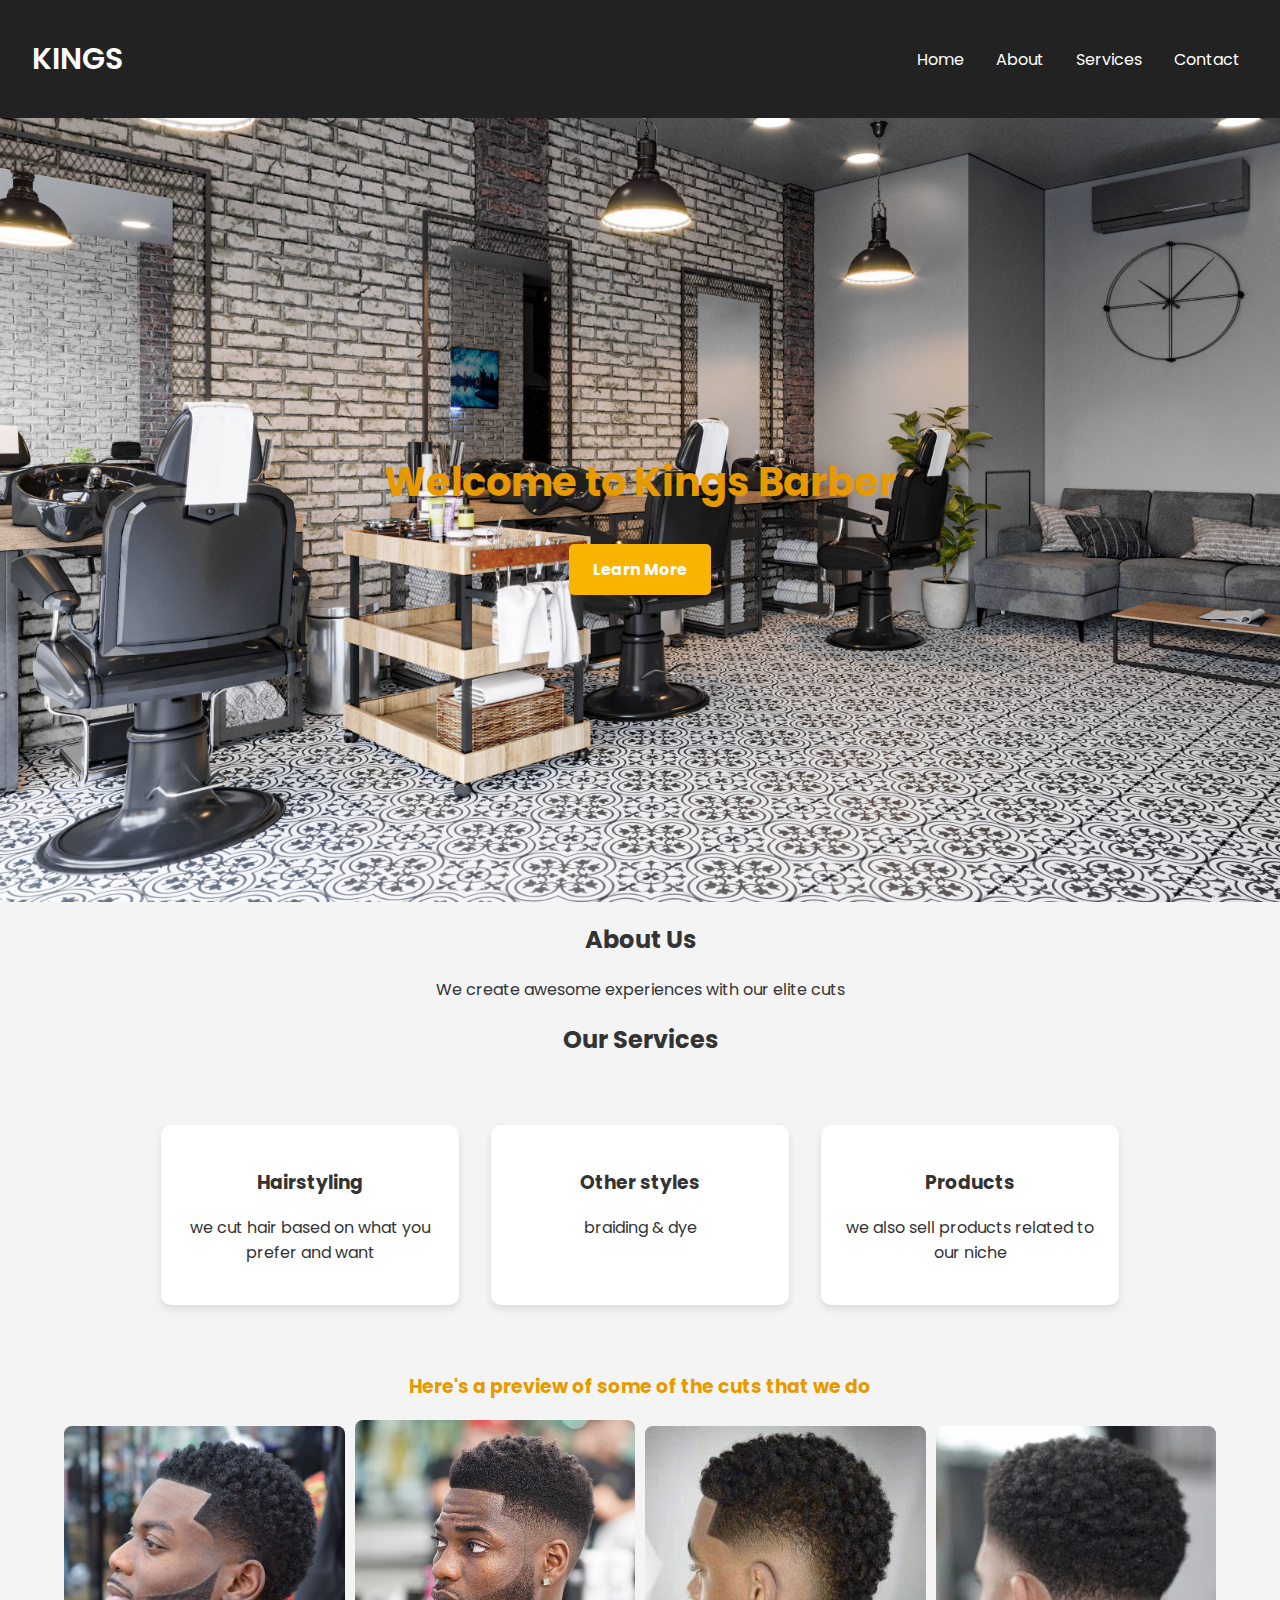
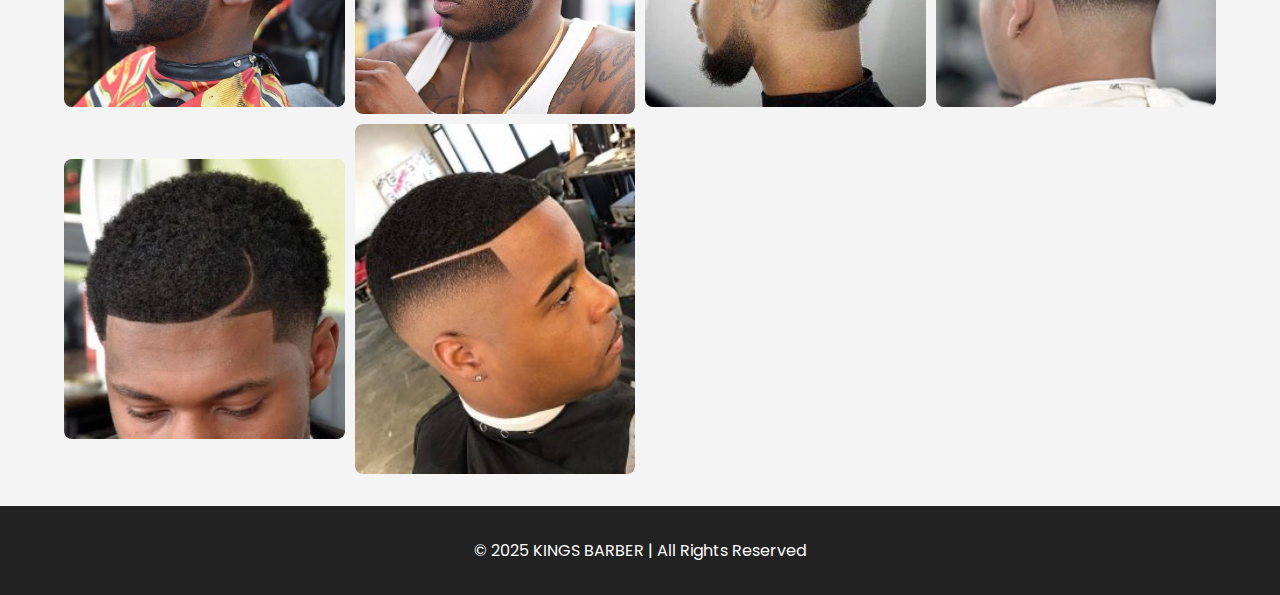
<file: index.html>
<!DOCTYPE html>
<html lang="en">
<head>
    <meta charset="UTF-8">
    <meta name="viewport" content="width=device-width, initial-scale=1.0">
    <title>KINGS BARBER</title>
    <link rel="stylesheet" href="chat.css">
    <link href="https://fonts.googleapis.com/css2?family=Poppins:wght@300;400;600&display=swap" rel="stylesheet">
</head>
<body>
    <header>
        <nav>
            <h1 class="logo">KINGS</h1>
            <ul class="nav-links">
                <li><a href="#home">Home</a></li>
                <li><a href="#about">About</a></li>
                <li><a href="#services">Services</a></li>
                <li><a href="#contact">Contact</a></li>
            </ul>
        </nav>
    </header>
    <section id="home" class="hero">
        <h1>Welcome to Kings Barber</h1>
       
        <a href="#about" class="btn">Learn More</a>
    </section>
    <section id="about">
        <h2>About Us</h2>
        <p>We create awesome experiences with our elite cuts</p>
    </section>
    <section id="services">
        <h2>Our Services</h2>
        <div class="service-container">
            <div class="service">
                <h3>Hairstyling</h3>
                <p>we cut hair based on what you prefer and want</p>
            </div>
            <div class="service">
                <h3>Other styles</h3>
                <p>braiding & dye</p>
            </div>
            <div class="service">
                <h3>Products</h3>
                <p>we also sell products related to our niche</p>
                
            </div>
        </div>
        <div class="cuts-preview"><h3>Here's a preview of some of the cuts that we do</h3></div>
        <div class="image-container">
            
          <img src="4cafbb2531b4d87f897e542f27de533f.jpg" alt="picture">
          <img src="e105c7b3a48816e0d653f28d05b98ba6.jpg" alt="picture1">
          <img src="barberinco.jpeg" alt="picture2">
          <img src="Afro-with-Low-Fade-300x300.webp" alt="picture3">
          <img src="Afro-Fade-with-Part-320x320.webp" alt="picture4">
          <img src="short-hairstyles-for-black-men-17-240x300.jpg" alt="picture5">
        </div>
    </section>
    <footer>
        <div class="contact" id="contact"><p>
           
        </p></div>
        <p>&copy; 2025 KINGS BARBER | All Rights Reserved</p>
    </footer>
    <script src="chat.js"></script>
</body>
</html>
</file>
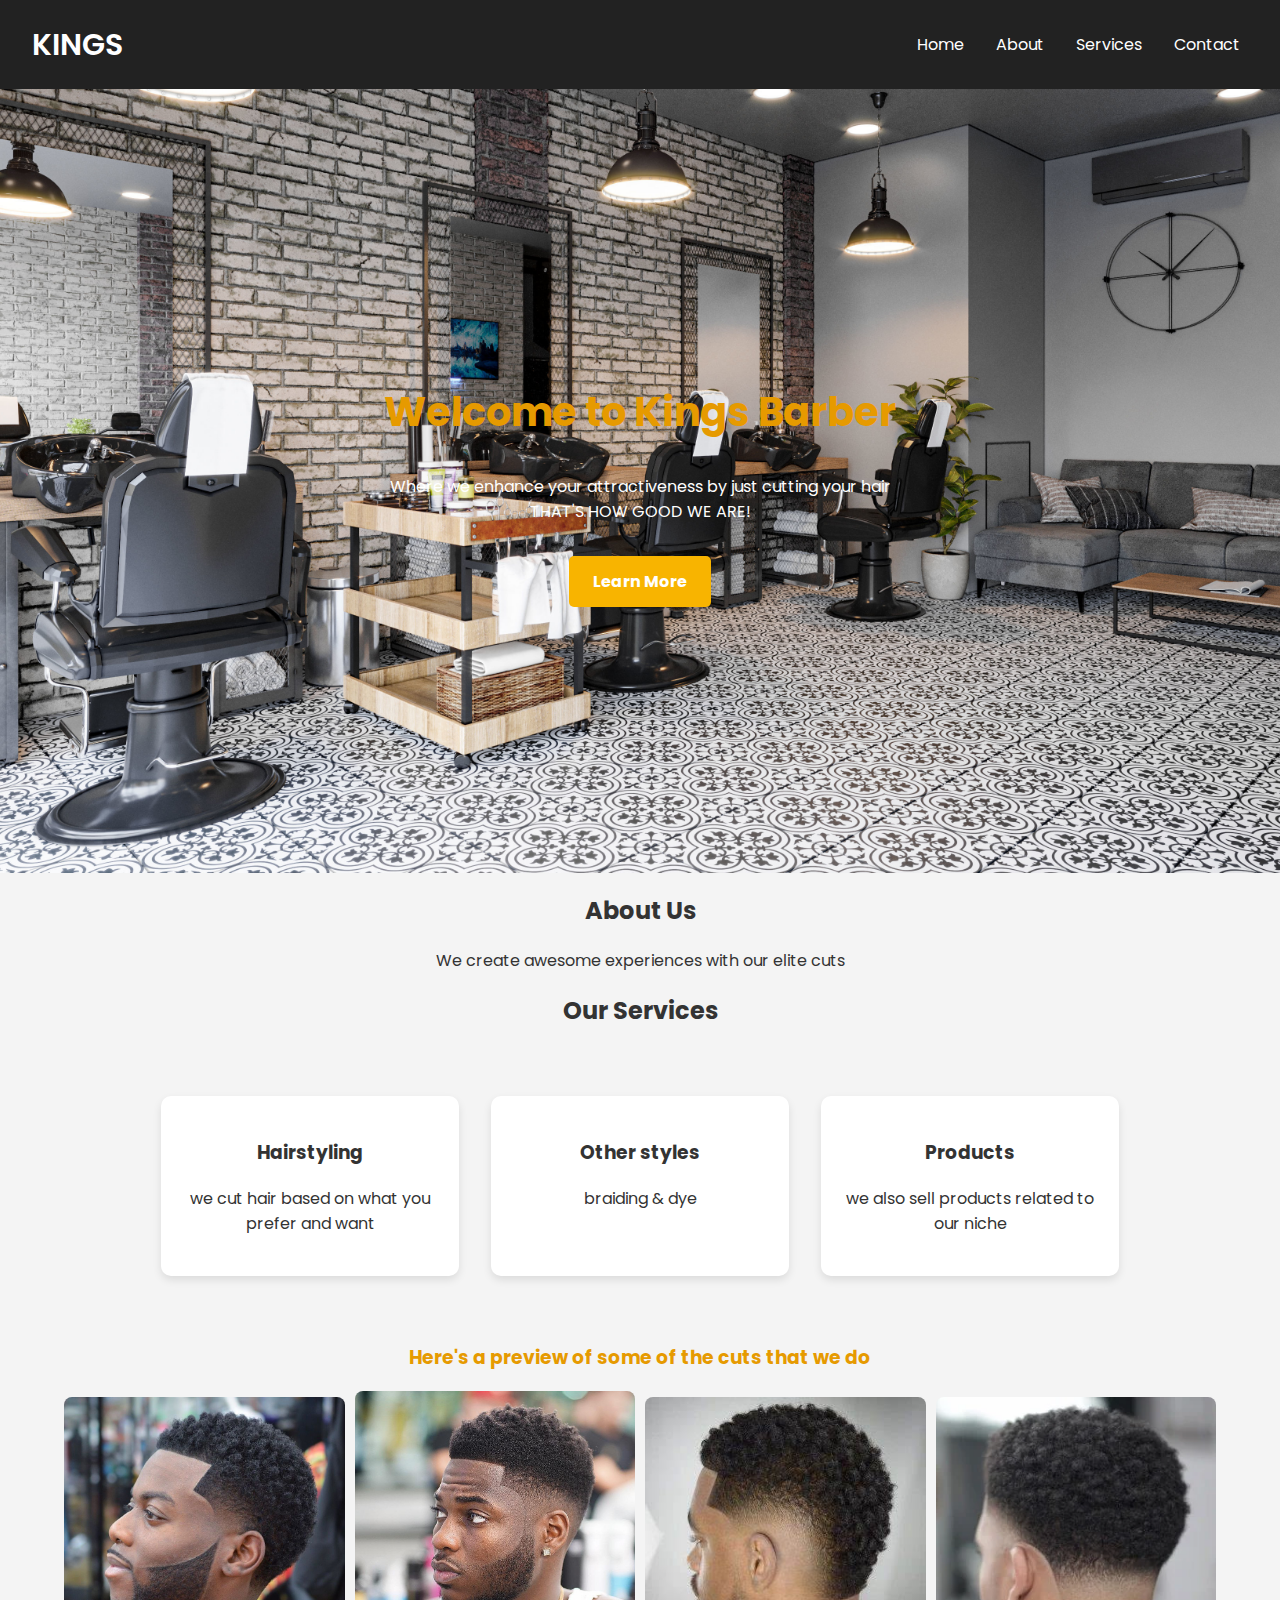
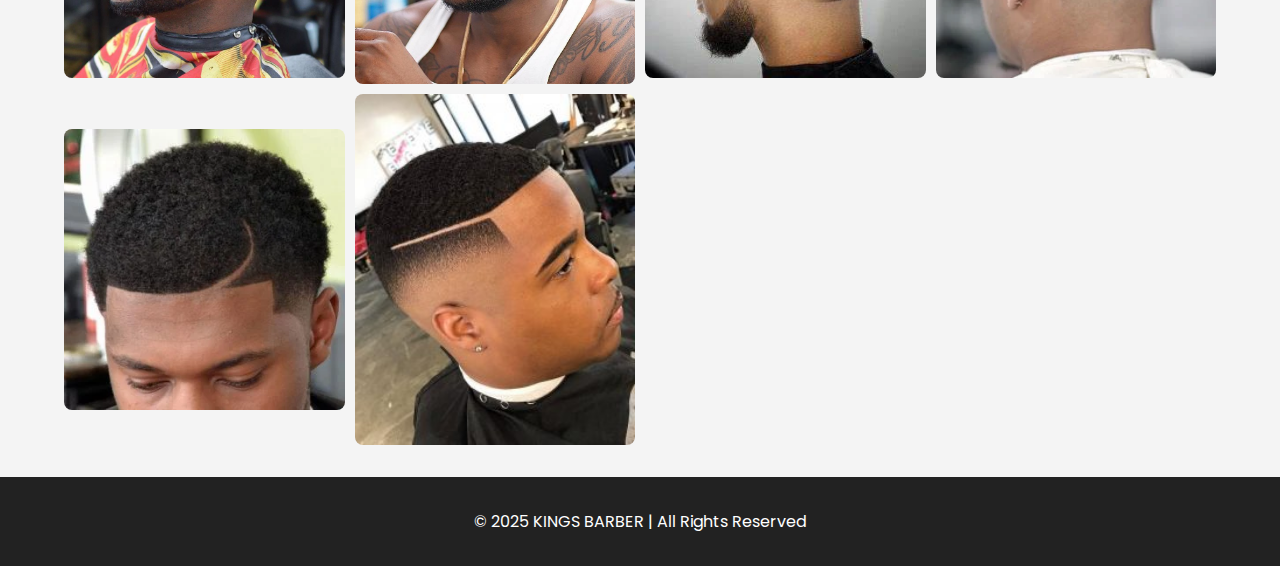
<file: chat.html>
<!DOCTYPE html>
<html lang="en">
<head>
    <meta charset="UTF-8">
    <meta name="viewport" content="width=device-width, initial-scale=1.0">
    <title>KINGS BARBER</title>
    <link rel="stylesheet" href="chat.css">
    <link href="https://fonts.googleapis.com/css2?family=Poppins:wght@300;400;600&display=swap" rel="stylesheet">
</head>
<body>
    <header>
        <nav>
            <div class="logo">KINGS</div>
            <ul class="nav-links">
                <li><a href="#home">Home</a></li>
                <li><a href="#about">About</a></li>
                <li><a href="#services">Services</a></li>
                <li><a href="#contact">Contact</a></li>
            </ul>
        </nav>
    </header>
    <section id="home" class="hero">
        <h1>Welcome to Kings Barber</h1>
        <p>Where we enhance your attractiveness by just cutting your hair
            <br> THAT'S HOW GOOD WE ARE!
        </p>
        <a href="#about" class="btn">Learn More</a>
    </section>
    <section id="about">
        <h2>About Us</h2>
        <p>We create awesome experiences with our elite cuts</p>
    </section>
    <section id="services">
        <h2>Our Services</h2>
        <div class="service-container">
            <div class="service">
                <h3>Hairstyling</h3>
                <p>we cut hair based on what you prefer and want</p>
            </div>
            <div class="service">
                <h3>Other styles</h3>
                <p>braiding & dye</p>
            </div>
            <div class="service">
                <h3>Products</h3>
                <p>we also sell products related to our niche</p>
                
            </div>
        </div>
        <div class="cuts-preview"><h3>Here's a preview of some of the cuts that we do</h3></div>
        <div class="image-container">
            
          <img src="4cafbb2531b4d87f897e542f27de533f.jpg" alt="picture">
          <img src="e105c7b3a48816e0d653f28d05b98ba6.jpg" alt="picture1">
          <img src="barberinco.jpeg" alt="picture2">
          <img src="Afro-with-Low-Fade-300x300.webp" alt="picture3">
          <img src="Afro-Fade-with-Part-320x320.webp" alt="picture4">
          <img src="short-hairstyles-for-black-men-17-240x300.jpg" alt="picture5">
        </div>
    </section>
    <footer>
        <div class="contact" id="contact"><p>
           
        </p></div>
        <p>&copy; 2025 KINGS BARBER | All Rights Reserved</p>
    </footer>
    <script src="chat.js"></script>
</body>
</html>
</file>
<file: chat.css>
body {
    font-family: 'Poppins', sans-serif;
    margin: 0;
    padding: 0;
    box-sizing: border-box;
    background: #f4f4f4;
    color: #333;
}


nav {
    display: flex;
    justify-content: space-between;
    align-items: center;
    background: #222;
    padding: 1rem 2rem;
    color: #fff;
    flex-wrap: wrap;
}

.logo {
    font-size: 30px;
    font-weight: 600;
    transition: transform 0.3s ease-in-out;
}

.logo:hover {
    transform: scale(1.3);
    color: #e69a00;
}

.nav-links {
    list-style: none;
    display: flex;
    flex-wrap: wrap;
    gap: 1rem;
}

.nav-links li {
    margin: 0 0.5rem;
}

.nav-links a {
    text-decoration: none;
    color: #fff;
    transition: color 0.3s;
}

.nav-links a:hover {
    color: #f8b400;
}


.hero {
    display: flex;
    flex-direction: column;
    align-items: center;
    justify-content: center;
    height: 80vh;
    background: url(barber-shop-design-2-3d-model-max-obj-fbx.jpg);
    background-size: cover;
    background-position: center;
    color: #fff;
    text-align: center;
    padding: 2rem;
}

.hero h1 {
    font-size: 2.5rem;
    margin-bottom: 1rem;
    color: #e69a00;
}

.btn {
    display: inline-block;
    background: #f8b400;
    color: #fff;
    padding: 0.8rem 1.5rem;
    margin-top: 1rem;
    text-decoration: none;
    font-weight: bold;
    border-radius: 5px;
    transition: all 0.3s ease-in-out;
}

.btn:hover {
    background: #e69a00;
    transform: scale(1.1);
}


.service-container {
    display: flex;
    justify-content: center;
    flex-wrap: wrap;
    gap: 2rem;
    padding: 3rem 1rem;
    text-align: center;
}

.service {
    background: #fff;
    padding: 1.5rem;
    border-radius: 10px;
    box-shadow: 0 4px 8px rgba(0, 0, 0, 0.1);
    text-align: center;
    width: 250px;
    transition: transform 0.3s ease-in-out;
}

.service:hover {
    transform: scale(1.1);
}


footer {
    text-align: center;
    background: #222;
    color: #fff;
    padding: 1rem 0;
    margin-top: 2rem;
}

#about,
#services {
    text-align: center;
}


.image-container {
    display: grid;
    grid-template-columns: repeat(auto-fit, minmax(250px, 1fr));
    gap: 10px;
    max-width: 90%;
    margin: auto;
    text-align: center;
    align-items: center;
    justify-content: center;
}

.image-container img {
    width: 100%;
    height: auto;
    border-radius: 8px;
    transition: transform 0.3s ease-in-out;
}

.image-container img:hover {
    transform: scale(1.1);
}

.about h2,
.cuts-preview h3 {
    color: #e69a00;
}

@media (max-width: 768px) {
    nav {
        flex-direction: row;
        text-align: center;
        
    }

    .nav-links {
        flex-direction: row;
        align-items: center;
        gap: 2px;
        padding: 0;
    }

    .hero h1 {
        font-size: 2rem;
    }

    .service-container {
        flex-direction: column;
        align-items: center;
    }

    .btn {
        width: 80%;
    }
    footer {
        width: 100%;
    }
    .logo h1 {
        text-align: center;
        align-items: center;
        justify-content: center;
    }
    
}
</file>
